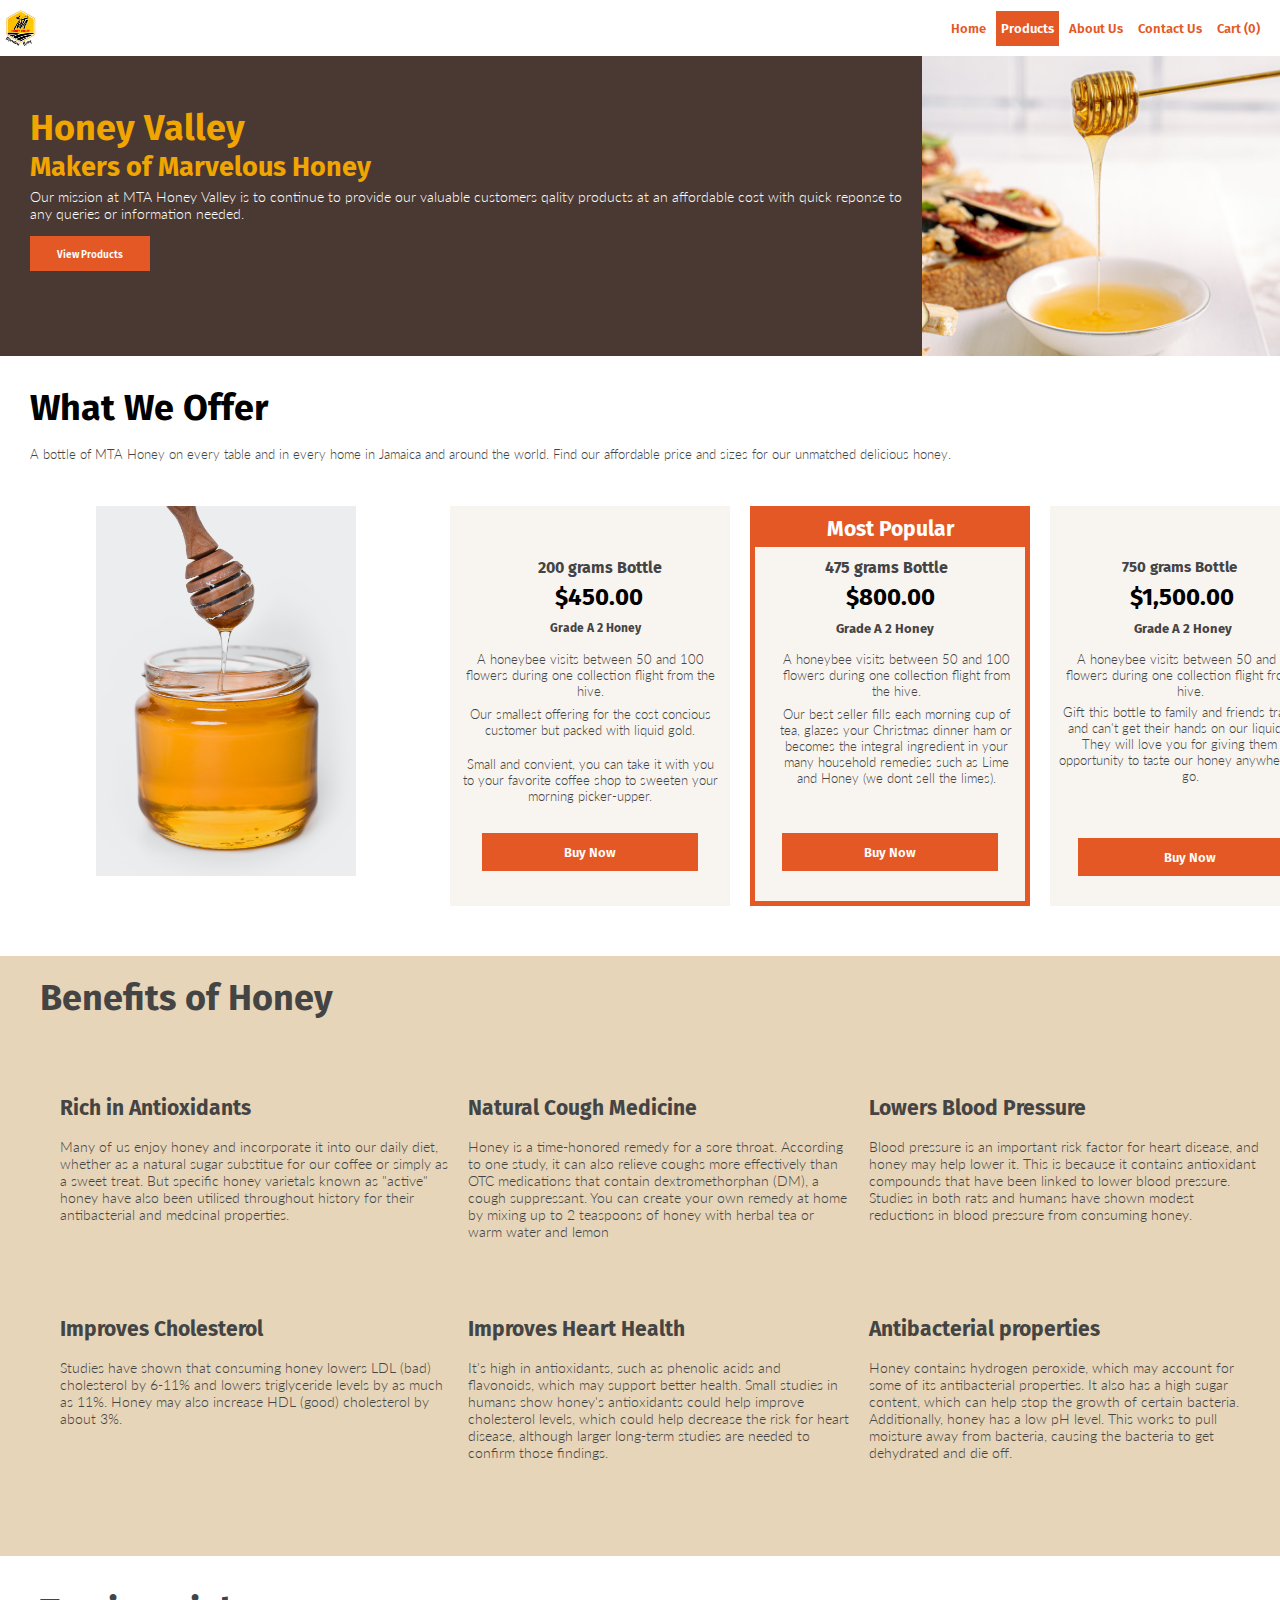
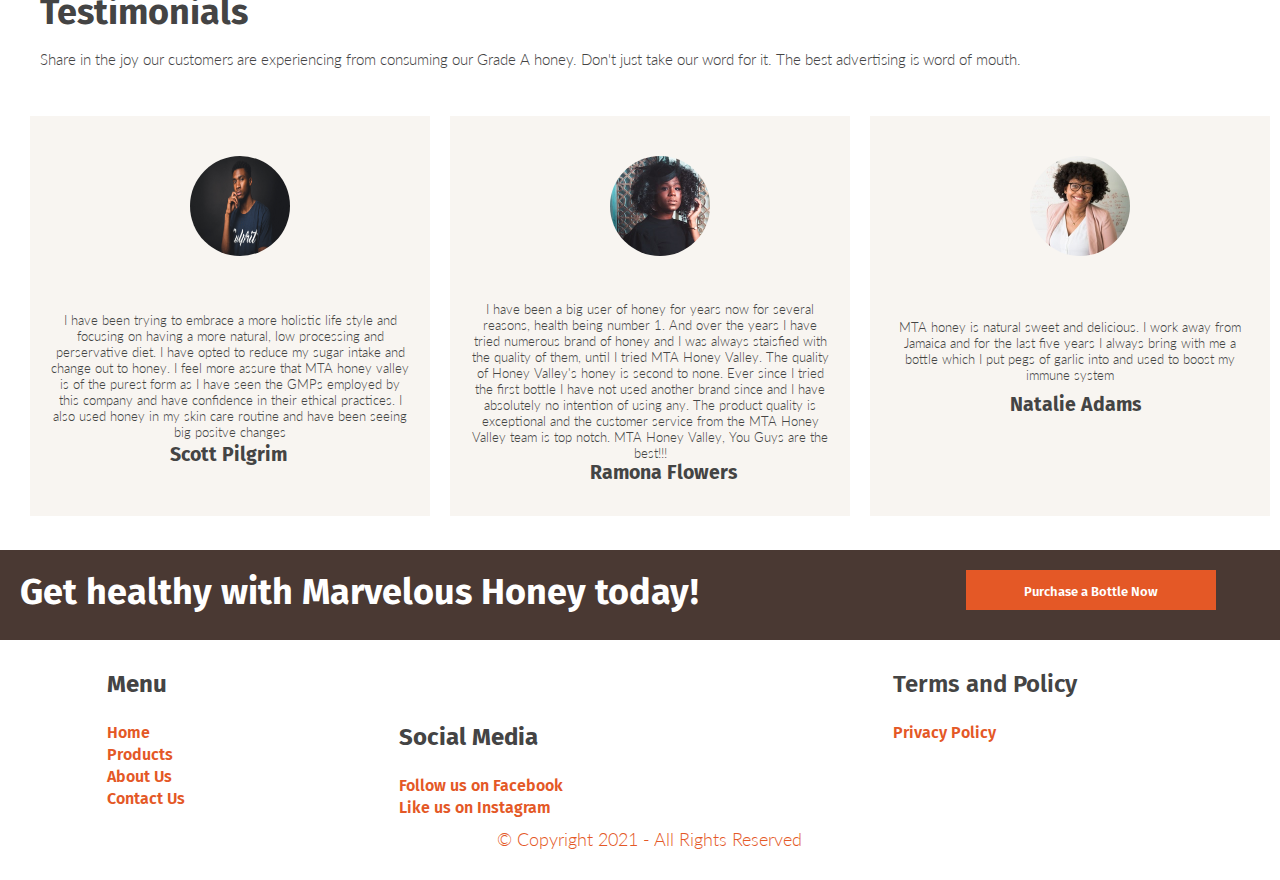
<file: replication/index.html>
<!DOCTYPE html>
<html lang="en">
<head>
    <meta charset="UTF-8">
    <meta http-equiv="X-UA-Compatible" content="IE=edge">
    <meta name="viewport" content="width=device-width, initial-scale=1.0">
    <title>Honey Valley</title>
    <link rel="stylesheet" href="css/main.css">
    <link rel="preconnect" href="https://fonts.googleapis.com">
    <link rel="preconnect" href="https://fonts.gstatic.com" crossorigin>
    <link href="https://fonts.googleapis.com/css2?family=Fira+Sans:wght@300&family=Lato:ital,wght@0,100;0,300;1,300&display=swap" rel="stylesheet">
    <link href="https://fonts.googleapis.com/css2?family=Fira+Sans:wght@600;700&family=Lato:wght@300&display=swap" rel="stylesheet">
    <link rel="stylesheet" href="https://cdnjs.cloudflare.com/ajax/libs/font-awesome/6.1.1/css/all.min.css" integrity="sha512-KfkfwYDsLkIlwQp6LFnl8zNdLGxu9YAA1QvwINks4PhcElQSvqcyVLLD9aMhXd13uQjoXtEKNosOWaZqXgel0g==" crossorigin="anonymous" referrerpolicy="no-referrer" />
</head>
<body>
    <div class="header_container">
        <div class="logo">
            <img src="img/logo.png" alt="Logo image">
        </div>
        <div class="nav">
            <a href="/index.html">Home</a>
            <a href="/nav/product.html">Products</a>
            <a href="/nav/about.html">About Us</a>
            <a href="/nav/contact.html">Contact Us</a>
            <a href="/nav/cart.html">Cart (0)</a>
        </div>
    </div>
    <div class="intro">
        <h1>Honey Valley</h1>
        <h2>Makers of Marvelous Honey</h2>
        <p>Our mission at MTA Honey Valley is to continue to provide our valuable customers qality products at an affordable cost with quick reponse to any queries or information needed.</p>
        <button>
            <a href="/nav/product.html">View Products</a>
            </button>
        <br>
        <img src="img/intro.jpg" alt="Introduction image">
    </div>
    <div class="body1">
        <img src="img/product.jpg" alt="honey jar image" class="b1img">
        <h1>What We Offer</h1>
        <div class="b1p">
            <p>A bottle of MTA Honey on every table and in every home in Jamaica and around the world. Find our affordable price and sizes for our unmatched delicious honey.</p>
        </div>
                
        <div class="boxa">
            <h2>200 grams Bottle</h2>
            <h1>$450.00</h1>
            <h4>Grade A 2 Honey</h4>
            <p class="b1bap1">A honeybee visits between 50 and 100 flowers during one collection flight from the hive.</p>
            <br>
            <p class="b1bap2">Our smallest offering for the cost concious customer but packed with liquid gold.</p>
            <br>
            <p class="b1bap3">Small and convient, you can take it with you to your favorite coffee shop to sweeten your morning picker-upper.</p>
            <br>
            <button>
                <a href="/nav/product.html">Buy Now</a>
            </button>    
        </div>

        <div class="boxb">
            <h3>Most Popular</h3>
            <h2>475 grams Bottle</h2>
            <h1>$800.00</h1>
            <h4>Grade A 2 Honey</h4>
            <p class="b1bbp1">A honeybee visits between 50 and 100 flowers during one collection flight from the hive.</p>
            <br>
            <p class="b1bbp2">Our best seller fills each morning cup of tea, glazes your Christmas dinner ham or becomes the integral ingredient in your many household remedies such as Lime and Honey (we dont sell the limes).</p>
            <br>
            <button>
                <a href="/nav/product.html">Buy Now</a>
            </button>
        </div>

        <div class="boxc">
            <h2>750 grams Bottle</h2>
            <h1>$1,500.00</h1>
            <h4>Grade A 2 Honey</h4>
            <p class="b1bcp1">A honeybee visits between 50 and 100 flowers during one collection flight from the hive. </p>
            <br>
            <p class="b1bcp2">Gift this bottle to family and friends traveling and can't get their hands on our liquid gold. They will love you for giving them the opportunity to taste our honey anywhere they go.</p>
            <br>
            <button>
                <a href="/nav/product.html">Buy Now</a>
            </button>
        </div>
    </div> 
    
    <div class="body2">
        <h1>Benefits of Honey</h1>
        
        <div class="b1">
            <h2>Rich in Antioxidants</h2> 
            <br>
            <p>Many of us enjoy honey and incorporate it into our daily diet, whether as a natural sugar substitue for our coffee or simply as a sweet treat. But specific honey varietals known as "active" honey have also been utilised throughout history for their antibacterial and medcinal properties.</p>
        </div>
        
        <div class="b4">
            <h2>Improves Cholesterol</h2>
            <br>
            <p>Studies have shown that consuming honey lowers LDL (bad) cholesterol by 6-11% and lowers triglyceride levels by as much as 11%. Honey may also increase HDL (good) cholesterol by about 3%.</p>
        </div>
        
        <div class="b2">
            <h2>Natural Cough Medicine</h2>
            <br>
            <p>Honey is a time-honored remedy for a sore throat. According to one study, it can also relieve coughs more effectively than OTC medications that contain dextromethorphan (DM), a cough suppressant. You can create your own remedy at home by mixing up to 2 teaspoons of honey with herbal tea or warm water and lemon</h4>
        </div>
        
        <div class="b5">
            <h2>Improves Heart Health</h2>
            <br>
            <p>It's high in antioxidants, such as phenolic acids and flavonoids, which may support better health. Small studies in humans show honey's antioxidants could help improve cholesterol levels, which could help decrease the risk for heart disease, although larger long-term studies are needed to confirm those findings.</h4>
        </div>
        
        <div class="b3">
            <h2>Lowers Blood Pressure</h2>
            <br>
            <p>Blood pressure is an important risk factor for heart disease, and honey may help lower it. This is because it contains antioxidant compounds that have been linked to lower blood pressure. Studies in both rats and humans have shown modest reductions in blood pressure from consuming honey.</p>
        </div>
        
        <div class="b6">
        <h2>Antibacterial properties</h2>
        <br>
        <p>Honey contains hydrogen peroxide, which may account for some of its antibacterial properties. It also has a high sugar content, which can help stop the growth of certain bacteria. Additionally, honey has a low pH level. This works to pull moisture away from bacteria, causing the bacteria to get dehydrated and die off.</p>
        </div>

    </div>
    <div class="b3t">
        <h1>Testimonials</h1>
        <p>Share in the joy our customers are experiencing from consuming our Grade A honey. Don't just take our word for it. The best advertising is word of mouth.</p>
    </div>
    <div class="body3">
        <div class="b3b1">
            <img src="img/headshot.jpg" alt="male image">
            <p>I have been trying to embrace a more holistic life style and focusing on having a more natural, low processing and perservative diet. I have opted to reduce my sugar intake and change out to honey. I feel more assure that MTA honey valley is of the purest form as I have seen the GMPs employed by this company and have confidence in their ethical practices. I also used honey in my skin care routine and have been seeing big positve changes</p>
            <h2>Scott Pilgrim</h2>
        </div>
        <div class="b3b2">
            <img src="img/headshot-2.jpg" alt="female image">
            <p>I have been a big user of honey for years now for several reasons, health being number 1. And over the years I have tried numerous brand of honey and I was always staisfied with the quality of them, until I tried MTA Honey Valley. The quality of Honey Valley's honey is second to none. Ever since I tried the first bottle I have not used another brand since and I have absolutely no intention of using any. The product quality is exceptional and the customer service from the MTA Honey Valley team is top notch. MTA Honey Valley, You Guys are the best!!!</p>
            <h2>Ramona Flowers</h2>
        </div>
        <div class="b3b3">
            <img src="img/headshot-3.jpg" alt="female image">
            <p>MTA honey is natural sweet and delicious. I work away from Jamaica and for the last five years I always bring with me a bottle which I put pegs of garlic into and used to boost my immune system</p>
            <h2>Natalie Adams</h2>
        </div>
    </div>
    <div class="body4">
        <h1>Get healthy with Marvelous Honey today!</h1>
        <button>
            <a href="/nav/product.html">Purchase a Bottle Now</a>
        </button>
    </div>
    <footer>
        <div class="nav2">
        <h1>Menu</h1>
        <br>
        <a href="/index.html">Home</a>
        <br>
        <a href="/nav/product.html">Products</a>
        <br>
        <a href="/nav/about.html">About Us</a>
        <br>
        <a href="/nav/contact.html">Contact Us</a>
        </div>
        <div class="social">
            <h1>Social Media</h1>
            <br>
            <i class="fa-brands fa-facebook"></i>
            <a href="https://www.facebook.com/">Follow us on Facebook</a>
            <br>
            <i class="fa-brands fa-instagram"></i>
            <a href="https://www.instagram.com/">Like us on Instagram</a>
        </div>
        <div class="policy">
            <h1>Terms and Policy</h1>
            <br>
            <a href="/nav/privacy.html">Privacy Policy</a>
        </div>
        <p>&copy Copyright 2021 - All Rights Reserved</p>
    </footer>
    
</body>
</html>
</file>
<file: replication/css/main.css>
*{
    margin: 0;
    padding: 0;
    box-sizing: border-box;
}

body {
    display: block;
    color: #444444;
    font-family: 'Lato', sans-serif;
    font-size: 18px;
    font-weight: 300;
    width: 100%;
    height: 100%;
    overflow-x: hidden;
}

h1 {
    font-family: 'Fira Sans', sans-serif;
    font-weight: 700;
}

h2 {
    font-family: 'Fira Sans', sans-serif;
    font-weight: 700;
}

h3 {
    font-family: 'Fira Sans', sans-serif;
    font-weight: 700;
}

h4 {
    font-family: 'Fira Sans', sans-serif;
    font-weight: 700;
}

h5 {
    font-family: 'Fira Sans', sans-serif;
    font-weight: 700;
}

h6 {
    font-family: 'Fira Sans', sans-serif;
    font-weight: 700;
}

a {
    text-decoration: none;
    font-family: 'Fira Sans', sans-serif;
    font-size: 16px;
    font-weight: 600;
    color: #e45826;
    background-color: white;
}

.header_container {
    width: 100%;
}

.logo {
    display: inline-flex;
    width: 48px;
    height: 56px;
    padding: 10px 5px;
}

.nav {
    padding: 15px;
    position: absolute;
    top: 0;
    right: 0;
}

.nav a {
    padding: 10px 5px;
    font-size: small;
}

.nav :hover {
    background-color: #e45826;
    color: white;
}

.nav a:nth-child(2) {
    background-color: #e45826;
    color: white;
}

.intro {
    display: block;
    position: relative;
    top: 0px;
    background-color: #4a3933;
    width: 100%;
    height: 300px;
    padding-top: 20px;
}

.intro h1 {
    color: #f0a500;
    width: 350px;
    height: 40px;
    margin: 30px 10px 0px 30px;
}
   
.intro h2 {
    color: #f0a500;
    margin: 5px 10px 5px 30px;
    
}

.intro p {
    color: white;
    width: 70%;
    height: 60px;
    margin: 5px 10px 0px 30px;
    padding-right: 10px;
    font-size: 14px;
}

.intro button{
    position: absolute;
    top:180px;
    padding: 10px;
    background-color: #e45826;
    width: 120px;
    margin: 0px 10px 0px 30px;
    color: white;
    border: none;
    cursor: pointer;
}

.intro a {
    text-decoration: none;
    border: none;
    background-color: #e45826;
    color: white;
    font-size: x-small;
}

.intro img {
    position: absolute;
    top: 0;
    right: 0;
    object-fit: cover;
    height: 300px;
    width: 28%;
    justify-content: flex-end;
}

.body1 {
    display: grid;
    position: relative;
    height: 600px;
}

.b1img {
    position: absolute;
    top: 150px;
    left: 7.5%;
    height: 370px;
    width: 260px;
    grid-column-start: 1;
    grid-column-end: 1;
    grid-row-start: 1;
    grid-row-end: 2;
}

.body1 h1 {
    position: absolute;
    left: 0px;
    color: black;
    width: 450px;
    height: 40px;
    margin: 30px 10px 5px 30px;
    
}

.body1 .b1p {
    position: absolute;
    top: 90px;
    color: #444444;
    width: 100%;
    height: 20px;
    margin-left: 30px;
    font-size: small ;
}

.body1 button {
    position: absolute;
    bottom: 30px;
    left: 10%;
    font-family: 'Fira Sans', sans-serif;
    font-size: smaller;
    font-weight: 700;
    background-color: #e45826;
    color: white;
    border: none;
    width: 250px;
    padding: 10px 50px;
    margin: 0;
    width: 80%;
    cursor: pointer;
}

.body1 a {
    text-decoration: none;
    border: none;
    background-color: #e45826;
    color: white;
    font-size: small;
}

.boxa {
    position: absolute;
    top: 150px;
    left: 450px;
    background-color: #f8f5f1; 
    justify-content: space-around;
    width: 300px;
    border: 5px solid #f8f5f1;
    grid-column-start: 2;
    grid-column-end: 2;
    grid-row-start: 1;
    grid-row-end: 2;
}

.boxa h2 {
    position: absolute;
    top: 45px;
    left: 30%;
    padding: 2px;
    font-size: 16px;
    text-align: center;
    grid-column-start: 2;
    grid-column-end: 2;
    grid-row-start: 1;
    grid-row-end: 2;
}

.boxa h1 {
    position: absolute;
    top: 40px;
    left: 25%;
    padding: 2px;
    font-size: x-large;
    text-align: center;
    width: auto;
    grid-column-start: 2;
    grid-column-end: 2;
    grid-row-start: 1;
    grid-row-end: 2;
}

.boxa h4 {
    position: absolute;
    top: 110px;
    left: 35%;
    font-size: 12px;
    text-align: center;
    grid-column-start: 2;
    grid-column-end: 2;
    grid-row-start: 1;
    grid-row-end: 2;
}

.b1bap1 {
    position: absolute;
    top: 140px;
    font-size: small;
    text-align: center;
    grid-column-start: 2;
    grid-column-end: 2;
    grid-row-start: 1;
    grid-row-end: 2;
    padding: 0px;
}

.b1bap2 {
    position: absolute;
    top: 190px;
    font-size: small;
    text-align: center;
    grid-column-start: 2;
    grid-column-end: 2;
    grid-row-start: 1;
    grid-row-end: 2;
    padding: 5px;
}

.b1bap3 {
    position: absolute;
    top: 240px;
    font-size: small;
    text-align: center;
    grid-column-start: 2;
    grid-column-end: 2;
    grid-row-start: 1;
    grid-row-end: 2;
    padding: 5px;
}

.boxb {
    position: absolute;
    top: 150px;
    left: 750px;
    background-color: #f8f5f1;
    border: 5px solid #e45826; 
    text-align: center;
    grid-column-start: 3;
    grid-column-end: 3;
    grid-row-start: 1;
    grid-row-end: 2;
    padding: 12px;
}

.boxb h3 {
    position: absolute;
    top: 0;
    right: 0%;
    width: 100%;
    text-align: center;
    vertical-align: middle;
    background-color: #e45826;
    color: white;
    padding: 5px;
    grid-column-start: 3;
    grid-column-end: 3;
    grid-row-start: 1;
    grid-row-end: 2;
}

.boxb h2 {
    position: absolute;
    top: 45px;
    left: 25%;
    padding: 2px;
    font-size: 16px;
    text-align: center;
    grid-column-start: 3;
    grid-column-end: 3;
    grid-row-start: 1;
    grid-row-end: 2;
}

.boxb h1 {
    position: absolute;
    top: 40px;
    left: 15%;
    width: 130px;
    padding: 2px;
    font-size: x-large;
    text-align: center;
    grid-column-start: 3;
    grid-column-end: 3;
    grid-row-start: 1;
    grid-row-end: 2;
}

.boxb h4 {
    position: absolute;
    top: 110px;
    left: 30%;
    text-align: center;
    font-size: small;
    grid-column-start: 3;
    grid-column-end: 3;
    grid-row-start: 1;
    grid-row-end: 2;
}

.b1bbp1 {
    position: absolute;
    top: 135px;
    font-size: small;
    text-align: center;
    grid-column-start: 3;
    grid-column-end: 3;
    grid-row-start: 1;
    grid-row-end: 2;
    padding: 5px;
}

.b1bbp2 {
    position: absolute;
    top: 190px;
    font-size: small;
    grid-column-start: 3;
    grid-column-end: 3;
    grid-row-start: 1;
    grid-row-end: 2;
    padding: 5px;

}

.boxc {
    position: absolute;
    left: 1050px;
    top: 150px;
    background-color: #f8f5f1;
    justify-content: center;
    grid-column-start: 4;
    grid-column-end: 4;
    grid-row-start: 1;
    grid-row-end: 2;
}

.boxc h2 {
    position: absolute;
    top: 50px;
    left: 25%;
    padding: 2px;
    font-size: smaller;
    grid-column-start: 4;
    grid-column-end: 4;
    grid-row-start: 1;
    grid-row-end: 2;
}

.boxc h1 {
    position: absolute;
    top: 45px;
    left: 17%;
    padding: 2px;
    font-size: x-large;
    grid-column-start: 4;
    grid-column-end: 4;
    grid-row-start: 1;
    grid-row-end: 2;
}

.boxc h4 {
    position: absolute;
    top: 115px;
    left: 30%;
    font-size: small;
    grid-column-start: 4;
    grid-column-end: 4;
    grid-row-start: 1;
    grid-row-end: 2;
}

.b1bcp1 {
    position: absolute;
    top: 140px;
    font-size: small;
    text-align: center;
    grid-column-start: 4;
    grid-column-end: 4;
    grid-row-start: 1;
    grid-row-end: 2;
    padding: 5px;
}

.b1bcp2 {
    position: absolute;
    top: 190px;
    font-size: small;
    text-align: center;
    grid-column-start: 4;
    grid-column-end: 4;
    grid-row-start: 1;
    grid-row-end: 2;
    padding: 8px;
    
}


.boxa, .boxb, .boxc {
 width: 280px;
 height: 400px;
}

.body2 {
    display: grid;
    position: relative;
    top: 0px;
    height: 600px;
    width: 100%;
    background-color: #e6d5b8;
    padding: 20px;
    column-gap: 20px;
}

.body2 h1 {
    grid-column-start: 1;
    grid-column-end: 3;
    grid-row-start: 1;
    grid-row-end: 1;
    top: 20px;
    left: 20px;
    padding-left: 20px;
}

.b1 {
    grid-column-start: 1;
    grid-column-end: 1;
    grid-row-start: 2;
    grid-row-end: 2;
    font-size: 14px;
    padding-left: 40px;
}

.b2 {
    grid-column-start: 2;
    grid-column-end: 2;
    grid-row-start: 2;
    grid-row-end: 2;
    font-size: 14px;
}

.b3 {
    grid-column-start: 3;
    grid-column-end: 3;
    grid-row-start: 2;
    grid-row-end: 2;
    font-size: 14px;
}

.b4 {
    grid-column-start: 1;
    grid-column-end: 1;
    grid-row-start: 3;
    grid-row-end: 3;
    font-size: 14px;  
    padding-left: 40px; 
} 

.b5 {
    grid-column-start: 2;
    grid-column-end: 2;
    grid-row-start: 3;
    grid-row-end: 3;
    font-size: 14px;
}

.b6 {
    grid-column-start: 3;
    grid-column-end: 3;
    grid-row-start: 3;
    grid-row-end: 3;
    font-size: 14px;
}

.body3 {
    display: grid;
    background-color: white;
    position: relative;
    top: 120px;
    width: 100%;
    height: 500px;
    padding: 20px;
    column-gap: 10px;

}

.body3 :hover {
    color: white;
    background-color: #e45826;
}

.b3t {
    position: absolute;
    top: 1550px;
    left: 0px;
    width: 100%;
    height: 150px;
}

.b3t h1 {
    position: absolute;
    top: 40px;
    left: 40px;
    width: 200px;
    height: 200px;
    grid-column-start: 1;
    grid-column-end: 3;
    grid-row-start: 1;
    grid-row-end: 1;
    
}

.b3t p{
    display: block;
    position: absolute;
    top: 100px;
    left: 40px;
    font-size: smaller;
}

.b3b1 {
    position: absolute;
    top: 40px;
    left: 10px;
    width: 400px;
    height: 400px;
    background-color: #f8f5f1;
    text-align: center;
    grid-column-start: 1;
    grid-column-end: 1;
    grid-row-start: 2;
    grid-row-end: 2;
    font-size: small;
}

.b3b1 img {
    position: absolute;
    top: 10%;
    left: 40%;
    border-radius: 50%;
    vertical-align: middle;
    grid-column-start: 1;
    grid-column-end: 1;
    grid-row-start: 2;
    grid-row-end: 2;
    width: 100px;
    height: 100px;
}

.b3b1 p{
    position: absolute;
    top: 160px;
    left: 0px;
    width: 100%;
    height: 200px;
    text-align: center;
    align-content: center;
    vertical-align: middle;
    grid-column-start: 1;
    grid-column-end: 1;
    grid-row-start: 2;
    grid-row-end: 2;
    padding: 5%;
}

.b3b1 h2{
    position: absolute;
    bottom:  50px;
    left: 35%;
    justify-content: center;
    grid-column-start: 1;
    grid-column-end: 1;
    grid-row-start: 2;
    grid-row-end: 2;
    }

.b3b2 {
    position: absolute;
    top: 40px;
    left: 450px;
    text-align: center;
    width: 400px;
    height: 400px;
    background-color: #f8f5f1;
    grid-column-start: 2;
    grid-column-end: 2;
    grid-row-start: 2;
    grid-row-end: 2;
    font-size: small;
}

.b3b2 img {
    position: absolute;
    top: 10%;
    left: 40%;
    border-radius: 50%;
    vertical-align: middle;
    grid-column-start: 2;
    grid-column-end: 2;
    grid-row-start: 2;
    grid-row-end: 2;
    height: 100px;
    width: 100px;
}

.b3b2 p{
    position: absolute;
    top: 35%;
    left: 0px;
    width: 100%;
    height: 250px;
    text-align: center;
    align-content: center;
    vertical-align: middle;
    grid-column-start: 2;
    grid-column-end: 2;
    grid-row-start: 2;
    grid-row-end: 2;
    padding: 5%;
}

.b3b2 h2{
    position: absolute;
    bottom:  8%;
    left: 35%;
    justify-content: center;
    grid-column-start: 2;
    grid-column-end: 2;
    grid-row-start: 2;
    grid-row-end: 2;
    }

.b3b3 {
    position: absolute;
    top: 40px;
    left: 870px;
    width: 400px;
    height: 400px;
    text-align: center;
    background-color: #f8f5f1;
    grid-column-start: 3;
    grid-column-end: 3;
    grid-row-start: 2;
    grid-row-end: 2;
    font-size: small;
}

.b3b3 img {
    position: absolute;
    top: 10%;
    left: 40%;
    border-radius: 50%;
    grid-column-start: 3;
    grid-column-end: 3;
    grid-row-start: 2;
    grid-row-end: 2;
    width: 100px;
    
}

.b3b3 p{
    position: absolute;
    top: 40%;
    left: 0px;
    width: 100%;
    height: 150px;
    text-align: center;
    align-content: center;
    vertical-align: middle;
    padding: 200px 10px 0px 10px;
    grid-column-start: 3;
    grid-column-end: 3;
    grid-row-start: 2;
    grid-row-end: 2;
    padding: 5%;
}

.b3b3 h2{
    position: absolute;
    bottom:  25%;
    left: 35%;
    justify-content: center;
    grid-column-start: 3;
    grid-column-end: 3;
    grid-row-start: 2;
    grid-row-end: 2;
    }

.body4 {
    display: block;
    background-color: #4a3933;
    position: absolute;
    top: 2150px;
    left: 0;
    color: white;
    width: 100%;
    height: 90px;
}

.body4 a {
    text-decoration: none;
    border: none;
    background-color: #e45826;
    color: white;
    font-size: small;
}

.body4 h1 {
    position: absolute;
    padding: 20px;
}

.body4 button {
    position: absolute;
    top: 20px;
    right: 5%;
    background-color: #e45826;
    color: white;
    font-family: 'Fira Sans', sans-serif;
    font-size: 16px;
    font-weight: 700;
    padding: 10px;
    vertical-align: middle;
    width: 250px;
    height: 40px;
    border: none;
    cursor: pointer;
}

footer {   
    display: grid;
    position: absolute;
    top: 2260px;
    justify-content: space-around;
    width: 100%;
    height: 220px;
}

.nav2 {
    bottom: 60px;
    left: 210px;
    vertical-align: middle;
    padding: 10px;
    grid-column-start: 1;
    grid-column-end: 1;
    grid-row-start: 1;
    grid-row-end: 1;
}

.nav2 h1{
    font-size: 24px;
}
.nav2 :hover {
    background-color: #e45826;
    color: white;
}

.social {
    bottom: 100px;
    left: 700px;
    vertical-align: middle;
    align-content: center;
    width: 300px;
    padding: 10px;
    grid-column-start: 2;
    grid-column-end: 2;
    grid-row-start: 1;
    grid-row-end: 1;
}

.social h1{
    font-size: 24px;
}

.policy {
    bottom: 130px;
    left: 1300px;
    width: 300px;
    padding: 10px;
    grid-column-start: 3;
    grid-column-end: 3;
    grid-row-start: 1;
    grid-row-end: 1;
}

.policy h1{
    font-family: 'Fira San' sans-serif;
    font-size: 24px;
    font-weight: 600;
}

footer p {
    position: absolute;
    bottom: 30px;
    left: 60px;
    color: #e45826;
    text-align: center;
    grid-column-start: 2;
    grid-column-end: 2;
    grid-row-start: 2;
    grid-row-end: 2;
    width: 400px;
}
</file>
